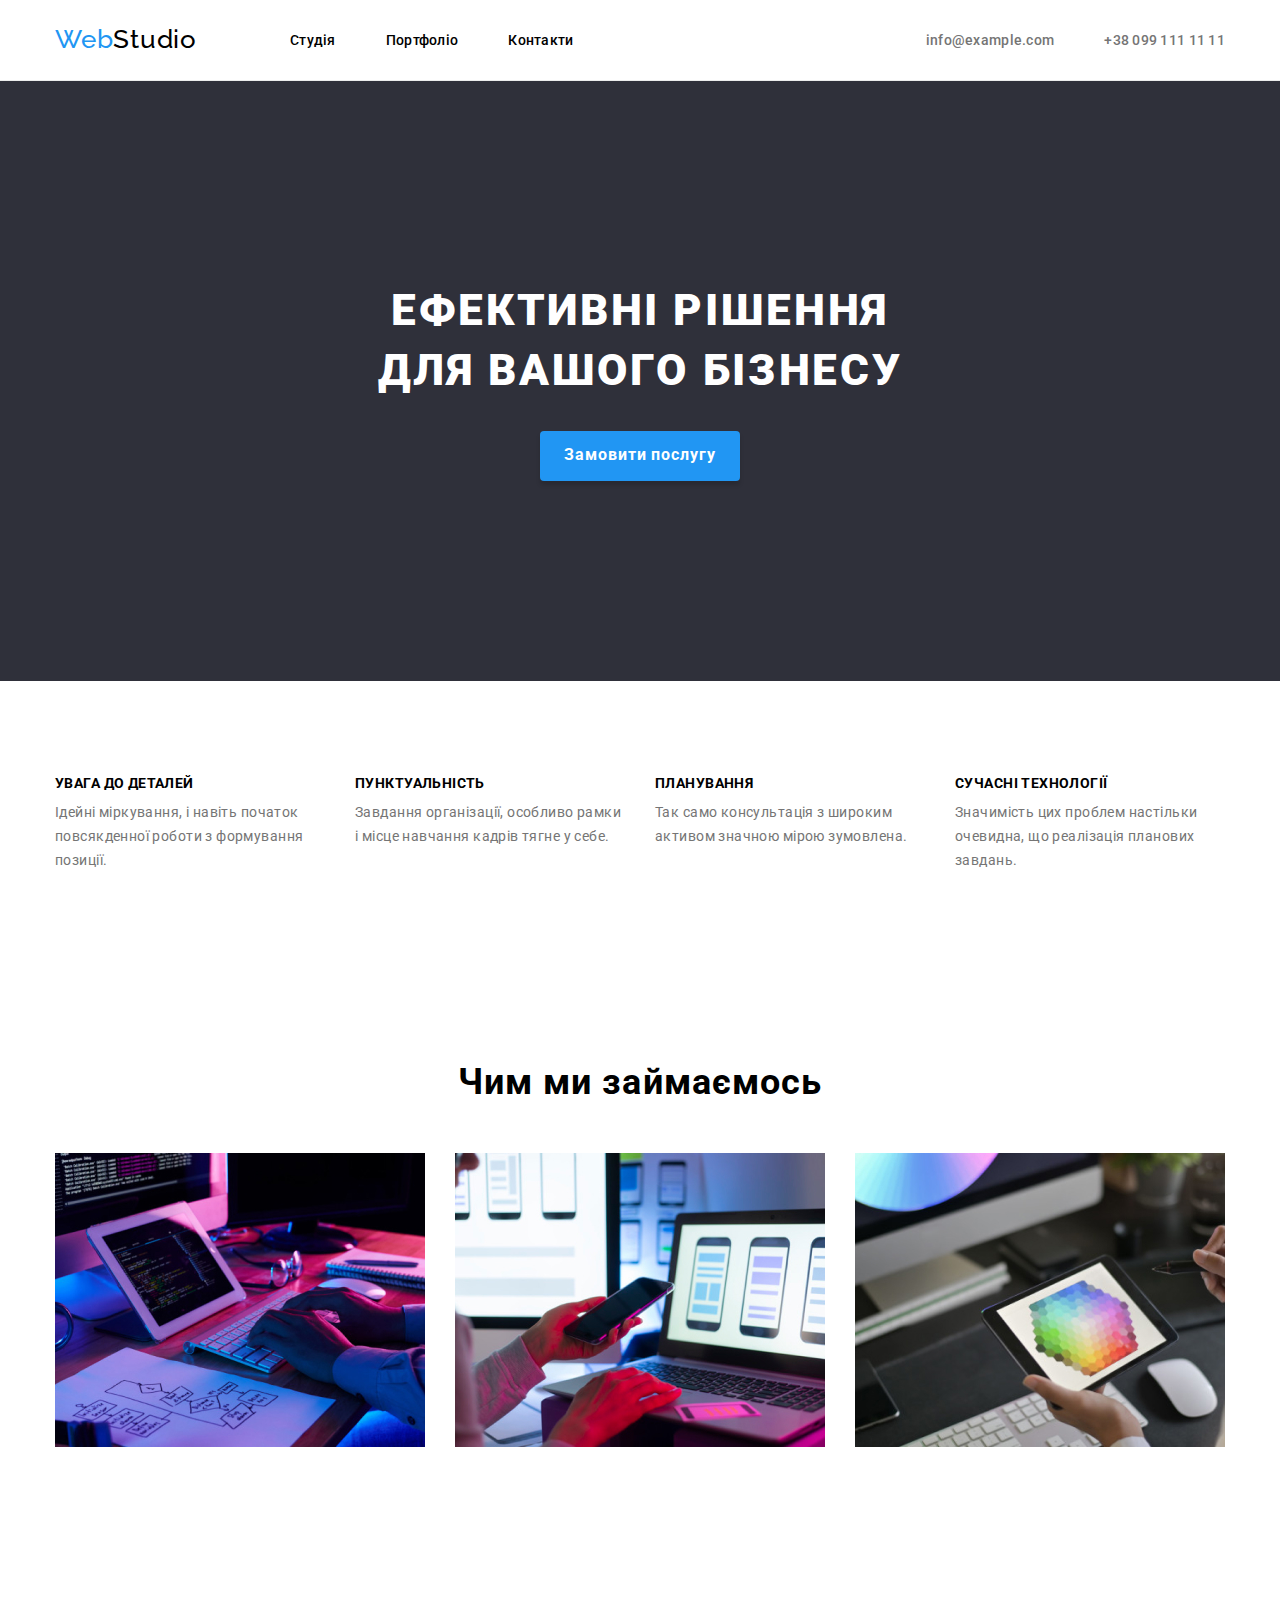
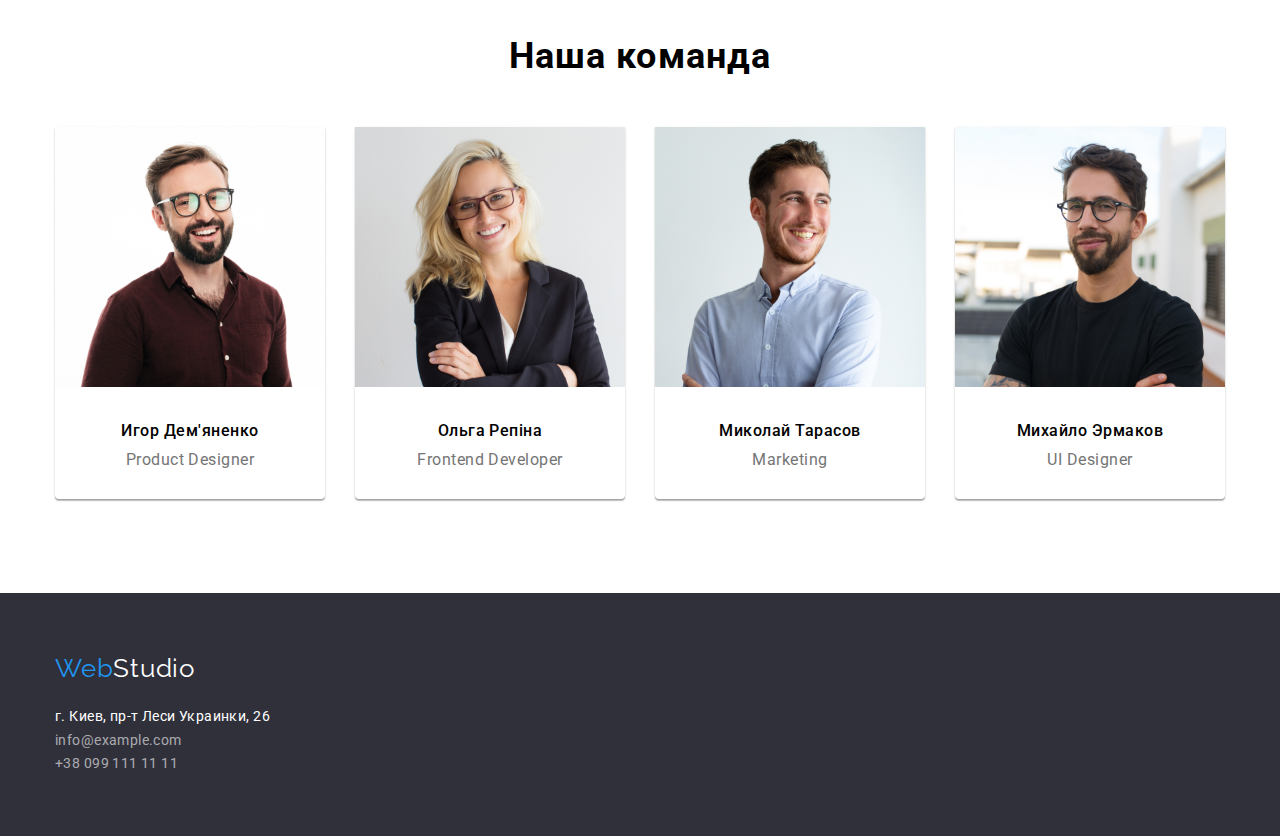
<file: index.html>
<!DOCTYPE html>
<html lang="uk">
<head>
    <meta charset="UTF-8">
    <meta http-equiv="X-UA-Compatible" content="IE=edge">
    <link rel="preconnect" href="https://fonts.googleapis.com">
    <link rel="preconnect" href="https://fonts.gstatic.com" crossorigin>
    <link href="https://fonts.googleapis.com/css2?family=Raleway:wght@700&family=Roboto:wght@400;500;700;900&display=swap"
        rel="stylesheet">
    <link rel="stylesheet" href="css/stules.css">
    <title>WebStudio</title>
</head>
<body>
    <header class="header">
        <div class="container">
        <div class="header__wrapper">
        <a href="index.html" class="header__logo logo"><span class="logo-color">Web</span>Studio</a>
            <nav class="header__menu menu">
        <ul class="mai-menu__list">
            <li class="mai-menu__item">
                <a href="index.html" class="mai-menu__link">Студія</a>
        </li>
            <li class="mai-menu__item">
                <a href="portfolio.html" class="mai-menu__link">Портфоліо</a>
        </li>
            <li class="mai-menu__item">
                <a href="#" class="mai-menu__link">Контакти</a>
        </li>
            </ul>
        </nav>
            <ul class="header__address header-address">
                <li class="header-address__item">
                    <a href="mailto: info@example.com" class="header-address__link">info@example.com</a>
            </li>
                <li class="header-address__item">
                    <a href="tel: +38 099 111 11 11" class="header-address__link">+38 099 111 11 11</a>
            </li>
        </ul>
        </div>
        </div>
    </header>
<main>
    <section class="header-hero section">
        <div class="container">
            <h1 class="header-hero__head">Ефективні рішення <br> для вашого бізнесу</h1>
            <button name="Order" type="button" class="button-hero">Замовити послугу</button>
        </div> 
    </section>

    <section class="section">
    <div class="container">
        <h2 class="features__head">Наші особливості</h2>
        <ul class="feature-list">
            <li class="features-item">
                <h3 class="features-name">Увага до деталей</h3>
                <p class="features-description">Ідейні міркування, і навіть початок повсякденної роботи з формування позиції.</p>
            </li>
            <li class="features-item">
                <h3 class="features-name">Пунктуальність</h3>
                <p class="features-description">Завдання організації, особливо рамки і місце навчання кадрів тягне у себе.</p>
            </li>
            <li class="features-item">
                <h3 class="features-name">Планування</h3>
                <p class="features-description">Так само консультація з широким активом значною мірою зумовлена.</p>
            </li>
            <li class="features-item">
                <h3 class="features-name">Сучасні технології</h3>
                <p class="features-description">Значимість цих проблем настільки очевидна, що реалізація планових завдань.</p>
            </li>
        </ul>
    </div>
    </section>

    <section class="services-work section">
        <div class="container">
        <h2 class="services-work__head section__head">Чим ми займаємось</h2>
        <ul class="services-work__list">
            <li class="services-work__item">
                <img src="images/coding.jpg" alt="Написання коду" width="370px" height="294px"/>
            </li>
            <li class="services-work__item">
                <img src="images/adaptation.jpg" alt="Дизайн сторінки для смартфона" width="370px" height="294px"/>
            </li>
            <li class="services-work__item">
                <img src="images/color_choice.jpg" alt="Кольрова заливка" width="370px" height="294px"/>
            </li>
        </ul>
    </div>
    </section>

    <section class="team section">
        <div class="container">
        <h2 class="team__head section__head">Наша команда</h2>
        <ul class="team__list">
            <li class="team__item item-team">
                <img src="images/igor_demianchenko.jpg" alt="Игор Дем'яненко" width="270px" height="260px"/>
                <div class="item-team__wrapper">
                <h3 class="item-team__name">Игор Дем'яненко</h3>
                <p class="item-team__job">Product Designer</p>
            </div>
            </li>
            <li class="team__item item-team">
                <img class="item-team__img" src="images/olga_repina.jpg" alt="Ольга Репіна" width="270px" height="260px"/>
                <div class="item-team__wrapper">
                <h3 class="item-team__name">Ольга Репіна</h3>
                <p class="item-team__job">Frontend Developer</p>
            </div>
            </li>
            <li class="team__item item-team">
                <img class="item-team__img" src="images/mikola_tarasov.jpg" alt="Миколай Тарасов" width="270px" height="260px"/>
                <div class="item-team__wrapper">
                <h3 class="item-team__name">Миколай Тарасов</h3>
                <p class="item-team__job">Marketing</p>
            </div>
            </li>
            <li class="team__item item-team">
                <img class="item-team__img" src="images/mihailo_ermakov.jpg" alt="Михайло Эрмаков" width="270px" height="260px"/>
                <div class="item-team__wrapper">
                <h3 class="item-team__name">Михайло Эрмаков</h3>
                <p class="item-team__job">UI Designer</p>
            </div>
            </li>
        </ul>
    </div>
    </section>
</main>
<footer class="footer">
    <div class="container">
    <a href="index.html" class="logo-footer logo"><span class="logo-color">Web</span>Studio</a>
    <address class="footer__contact">
        <ul>
            <li><a class="footer__address footer__link" href="https://goo.gl/maps/ZiouKVdpKGzK9rFn9" class="address-shop"> г. Киев, пр-т Леси Украинки, 26</a></li>
            <li><a class="footer__mail footer__link" href="mailto: info@example.com">info@example.com</a></li>
            <li><a class="footer__tel footer__link" href="tel: +38 099 111 11 11">+38 099 111 11 11</a></li>
        </ul>
    </address>
    </div>
</footer>
</body>
</html>
</file>
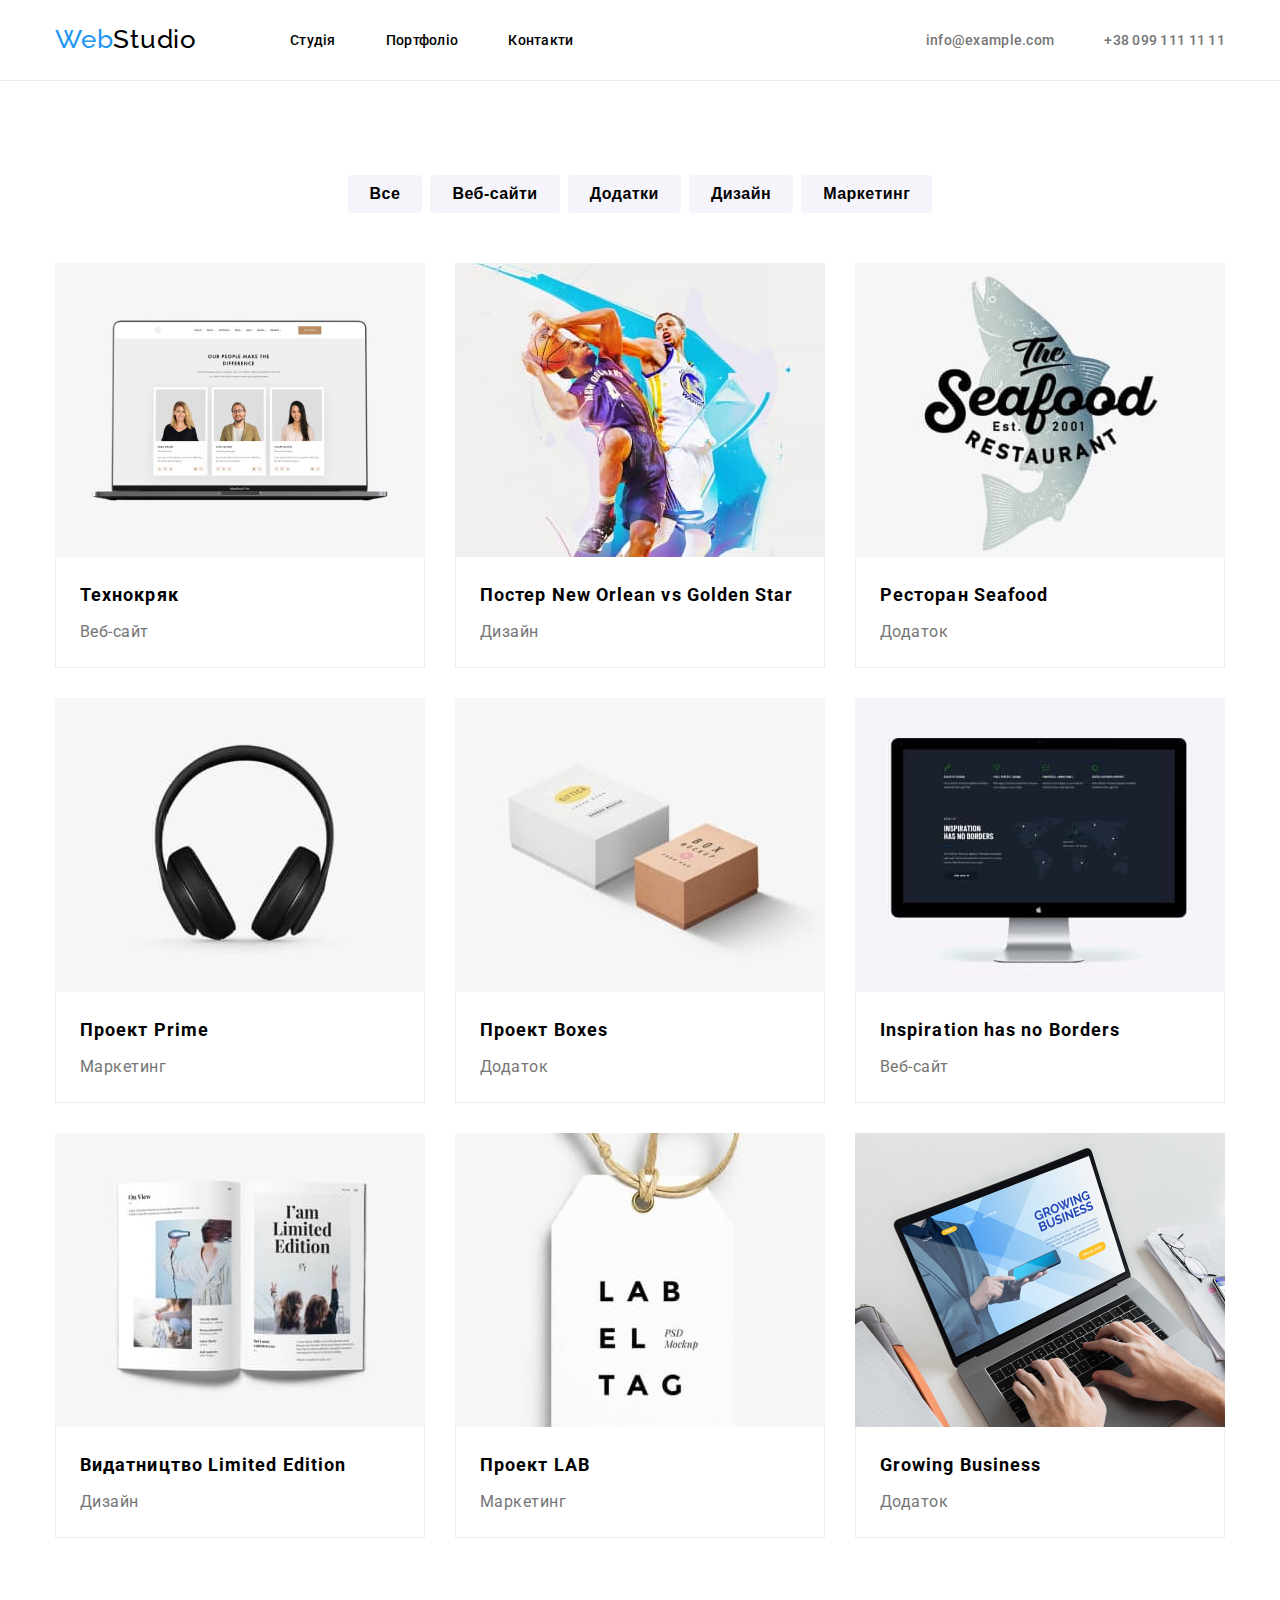
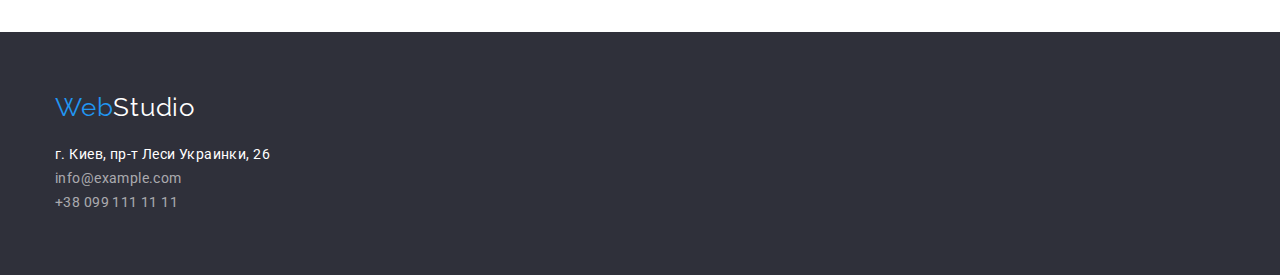
<file: portfolio.html>
<!DOCTYPE html>
<html lang="uk">

<head>
    <meta charset="UTF-8">
    <meta http-equiv="X-UA-Compatible" content="IE=edge">
    <meta name="viewport" content="width=device-width, initial-scale=1.0">
    <link rel="preconnect" href="https://fonts.googleapis.com">
    <link rel="preconnect" href="https://fonts.gstatic.com" crossorigin>
    <link
        href="https://fonts.googleapis.com/css2?family=Raleway:wght@700&family=Roboto:wght@400;500;700;900&display=swap"
        rel="stylesheet">
    <link rel="stylesheet" href="css/portfolio.css">
    <title>portfolio</title>
</head>

<body>
    <header class="header">
        <div class="container">
        <div class="header__wrapper">
        <a href="index.html" class="header__logo logo"><span class="logo-color">Web</span>Studio</a>
            <nav class="header__menu menu">
        <ul class="mai-menu__list">
            <li class="mai-menu__item">
                <a href="index.html" class="mai-menu__link">Студія</a>
        </li>
            <li class="mai-menu__item">
                <a href="portfolio.html" class="mai-menu__link">Портфоліо</a>
        </li>
            <li class="mai-menu__item">
                <a href="#" class="mai-menu__link">Контакти</a>
        </li>
            </ul>
        </nav>
            <ul class="header__address header-address">
                <li class="header-address__item">
                    <a href="mailto: info@example.com" class="header-address__link">info@example.com</a>
            </li>
                <li class="header-address__item">
                    <a href="tel: +38 099 111 11 11" class="header-address__link">+38 099 111 11 11</a>
            </li>
        </ul>
        </div>
        </div>
    </header>

<main>
    <section class="portfolio section">
        <div class="container">
            <ul class="portfolio__category portfolio-category">
                <li class="portfolio-category__item">
                    <button type="button" class="portfolio-category__btn">Все</button>
                </li>
                <li class="portfolio-category__item">
                    <button type="button" class="portfolio-category__btn">Веб-сайти</button>
                </li>
                <li class="portfolio-category__item">
                    <button type="button" class="portfolio-category__btn">Додатки</button>
                </li>
                <li class="portfolio-category__item">
                    <button type="button" class="portfolio-category__btn">Дизайн</button>
                </li>
                <li class="portfolio-category__item">
                    <button type="button" class="portfolio-category__btn">Маркетинг</button>
                </li>
            </ul>
            <ul class="portfolio__list">
                <li class="portfolio-item">
                    <a href="#" class="portfolio-item__card">
                        <img src="images/technologies.jpg" class="portfolio-item__img" alt="Послуга технокряк" width="370px" height="294px">
                        <div class="portfolio-item__info">
                            <h4 class="portfolio-item__name">Технокряк</h4>
                            <p class="portfolio-item__category">Веб-сайт</p>
                        </div>
                    </a>
                </li>
                <li class="portfolio-item">
                    <a href="#" class="portfolio-item__card">
                        <img src="images/marketing.jpg" class="portfolio-item__img" alt="Послуга Дизайн" width="370px" height="294px">
                        <div class="portfolio-item__info">
                            <h4 class="portfolio-item__name">Постер New Orlean vs Golden Star</h4>
                            <p class="portfolio-item__category">Дизайн</p>
                        </div>
                    </a>
                </li>
                <li class="portfolio-item">
                    <a href="#" class="portfolio-item__card">
                        <img src="images/restaurant.jpg" class="portfolio-item__img" alt="Ресторан Seafood" width="370px" height="294px">
                        <div class="portfolio-item__info">
                            <h4 class="portfolio-item__name">Ресторан Seafood</h4>
                            <p class="portfolio-item__category">Додаток</p>
                        </div>
                    </a>
                </li>
                <li class="portfolio-item">
                    <a href="#" class="portfolio-item__card">
                        <img src="images/project_prime.jpg" class="portfolio-item__img" alt="Послга маркетинг" width="370px" height="294px">
                        <div class="portfolio-item__info">
                            <h4 class="portfolio-item__name">Проект Prime</h4>
                            <p class="portfolio-item__category">Маркетинг</p>
                        </div>
                    </a>
                </li>
                <li class="portfolio-item">
                    <a href="#" class="portfolio-item__card">
                        <img src="images/projects_box.jpg" class="portfolio-item__img" alt="Проект Boxes" width="370px" height="294px">
                        <div class="portfolio-item__info">
                            <h4 class="portfolio-item__name">Проект Boxes</h4>
                            <p class="portfolio-item__category">Додаток</p>
                        </div>
                    </a>
                </li>
                <li class="portfolio-item">
                    <a href="#" class="portfolio-item__card">
                        <img src="images/Inspiration.jpg" class="portfolio-item__img" alt="Inspiration has no Borders" width="370px" height="294px">
                        <div class="portfolio-item__info">
                            <h4 class="portfolio-item__name">Inspiration has no Borders</h4>
                            <p class="portfolio-item__category">Веб-сайт</p>
                        </div>
                    </a>
                </li>
                <li class="portfolio-item">
                    <a href="#" class="portfolio-item__card">
                        <img src="images/products_limited_edition.jpg" class="portfolio-item__img" alt="Видання Limited Edition" width="370px" height="294px">
                        <div class="portfolio-item__info">
                            <h4 class="portfolio-item__name">Видатництво Limited Edition</h4>
                            <p class="portfolio-item__category">Дизайн</p>
                        </div>
                    </a>
                </li>
                <li class="portfolio-item">
                    <a href="#" class="portfolio-item__card">
                        <img src="images/project_LBA.jpg" class="portfolio-item__img" alt="Проект LAB" width="370px" height="294px">
                        <div class="portfolio-item__info">
                            <h4 class="portfolio-item__name">Проект LAB</h4>
                            <p class="portfolio-item__category">Маркетинг</p>
                        </div>
                    </a>
                </li>
                <li class="portfolio-item">
                    <a href="#" class="portfolio-item__card">
                        <img src="images/growing_business.jpg"class="portfolio-item__img" alt="Growing Business" width="370px" height="294px">
                        <div class="portfolio-item__info">
                            <h4 class="portfolio-item__name">Growing Business</h4>
                            <p class="portfolio-item__category">Додаток</p>
                        </div>
                    </a>
                </li>
            </ul>
        </div>
    </section>
</main>

<footer class="footer">
    <div class="container">
    <a href="index.html" class="logo-footer logo"><span class="logo-color">Web</span>Studio</a>
    <address class="footer__contact">
        <ul>
            <li><a class="footer__address footer__link" href="https://goo.gl/maps/ZiouKVdpKGzK9rFn9" class="address-shop"> г. Киев, пр-т Леси Украинки, 26</a></li>
            <li><a class="footer__mail footer__link" href="mailto: info@example.com">info@example.com</a></li>
            <li><a class="footer__tel footer__link" href="tel: +38 099 111 11 11">+38 099 111 11 11</a></li>
        </ul>
    </address>
    </div>
</footer>
</body>
</html>
</file>
<file: css/stules.css>
:root {
    --color-logo: #2196F3;
    --color-blue: #2196F3;
    --color-white: #FFFFFF;
    --color-link:#000000;
    --color-text-address: #757575;
    --bg-dark: #2F303A;

    --weight-regular: 400;
    --weight-medium: 500;
    --weight-bold: 700;
    --weight-black: 900;

}
body {
    font-family: 'Roboto', sans-serif;
    color: var(--color-link);
    padding: 0;
    margin: 0;
}
h1, h2, h3, h4, p,
ul, li
{
    margin: 0;
    padding: 0;
}
ul {
    list-style: none;
}
.container {
    box-sizing: border-box;
    max-width: 1200px;
    width: 100%;
    height: auto;
    margin: 0 auto;
    padding: 0 15px;
}
.section {
    padding-bottom: 94px;
    padding-top: 94px;
}
.section__head {
    font-weight: var(--weight-bold);
    font-size: 36px;
    line-height: 1.17;
    text-align: center;
    letter-spacing: 0.03em;
    margin-bottom: 50px;
}
.logo {
    color: inherit;
    text-decoration: none;
    font-family: 'Raleway', sans-serif;
    font-size: 26px;
    line-height: 1.2;
    font-weight: var(--weight-logo);
    letter-spacing: 0.03em;
}
.logo span {
    color: var(--color-logo);
}

.header {
    font-weight: var(--weight-medium);
    font-size: 14px;
    line-height: 1.15;
    letter-spacing: 0.02em;
    border-bottom: 1px solid #ECECEC;
}
.header__wrapper {
    display: flex;
    align-items: center;
    height: 80px;
}
.header__logo {
    margin-right: 93px;
}
.header__menu {
    /*margin-right: 332px;*/
}
.header__address {
    display: flex;
    align-items: center;
    margin-left: auto;
}
.header-address__item {
    margin-right: 50px;
}
.header-address__item:last-child {
    margin-right: 0;
}
.header-address__link {
    text-decoration: none;
    color: var(--color-text-address);
}
.header-address__link:hover,
.header-address__link:focus {
    transition: all 0.4s ease;
    color: var(--color-blue);
}
.mai-menu__list {
    display: flex;
    align-items: center;
}
.mai-menu__item {
    margin-right: 50px;
}
.mai-menu__item:last-child {
    margin-right: 0;
}
.mai-menu__link {
    text-decoration: none;
    color: inherit;
}
.mai-menu__link:hover,
.mai-menu__link:focus
{
    transition: all 0.4s ease;
    color: var(--color-blue);
}

.header-hero {
    background-color: var(--bg-dark);
    padding-bottom: 200px;
    padding-top: 200px;
}
.header-hero__head {
    font-weight: var(--weight-black);
    font-size: 44px;
    line-height: 1.36;
    text-align: center;
    letter-spacing: 0.06em;
    text-transform: uppercase;
    color: var(--color-white);
    padding-bottom: 30px;
}
.button-hero {
    cursor: pointer;
    background-color: var(--color-blue);
    color: var(--color-white);
    text-align: center;
    letter-spacing: 0.06em;
    font-family: inherit;
    font-weight: var(--weight-bold);
    font-size: 16px;
    line-height: 1.9;
    box-shadow: 0 4px 4px rgba(0, 0, 0, 0.15);
    border: none;
    border-radius: 4px;
    width: 200px;
    height: 50px;
    display: block;
    margin: 0 auto;
}
.button-hero:hover,
.button-hero:focus
{
    transition: all 0.4s ease;
    background-color: #198ae3;

}

.features__head {
    display: none;
}
.features-name {
    font-weight: var(--weight-bold);
    font-size: 14px;
    line-height: 1.15;
    letter-spacing: 0.03em;
    text-transform: uppercase;
}
.features-description {
    font-weight: 400;
    font-size: 14px;
    line-height: 1.71;
    letter-spacing: 0.03em;
    color: #757575;
}
.feature-list {
    display: flex;

}
.features-item {
    margin-right: 30px;
    width: 270px;
}
.features-item:last-child {
    margin-right: 0;
}
.features-name {
    margin-bottom: 10px;
}

.services-work__list {
    display: flex;
    align-items: center;
}
.services-work__item {
    margin-right: 30px;
    width: 370px;
    height: 294px;
}
.services-work__item:last-child {
    margin-right: 0;
}
.services-work__img {
    display: block;
    width: 100%;
    height: 100%;
}

.team__list {
    display: flex;
}
.team__item {
    font-size: 16px;
    line-height: 1.18;
    text-align: center;
    letter-spacing: 0.03em;
    box-shadow: 0 1px 3px rgba(0, 0, 0, 0.12), 0 1px 1px rgba(0, 0, 0, 0.14), 0 2px 1px rgba(0, 0, 0, 0.2);
    border-radius: 0 0 4px 4px;
    width: 270px;
    margin-right: 30px;
}
.team__item:last-child {
    margin-right: 0;
}
.item-team__wrapper {
    padding: 30px 15px;
}
.item-team__name {
    font-weight: var(--weight-medium);
    margin-bottom: 10px;
    font-size: inherit;
}
.item-team__job {
    color: #757575;
}

.footer {
    background-color: var(--bg-dark);
    padding: 60px 0;
}
.logo-footer {
    color: var(--color-white);
    display: block;
    margin-bottom: 20px;
}
.footer__contact {
    font-size: 14px;
    font-style: inherit;
    line-height: 1.71;
    letter-spacing: 0.03em;
    display: flex;
    flex-direction: column;
    gap: 9px;
}
.footer__address {
    color: var(--color-white);
}
.footer__mail, .footer__tel {
    color: rgba(255, 255, 255, 0.6);
}
.footer__link {
    text-decoration: none;
}
.footer__link:hover,
.footer__link:focus {
    transition: 0.4s;
    color: var(--color-blue);
}
</file>
<file: css/portfolio.css>
:root {
    --color-logo: #2196F3;
    --color-blue: #2196F3;
    --color-white: #FFFFFF;
    --color-link:#000000;
    --color-text-address: #757575;
    --bg-dark: #2F303A;

    --weight-regular: 400;
    --weight-medium: 500;
    --weight-bold: 700;
    --weight-black: 900;

}
body {
    font-family: 'Roboto', sans-serif;
    color: var(--color-link);
    padding: 0;
    margin: 0;
}
h1, h2, h3, h4, p,
ul, li
{
    margin: 0;
    padding: 0;
}
ul {
    list-style: none;
}
.container {
    box-sizing: border-box;
    max-width: 1200px;
    width: 100%;
    height: auto;
    margin: 0 auto;
    padding: 0 15px;
}
.section {
    padding-bottom: 94px;
    padding-top: 94px;
}
.section__head {
    font-weight: var(--weight-bold);
    font-size: 36px;
    line-height: 1.17;
    text-align: center;
    letter-spacing: 0.03em;
    margin-bottom: 50px;
}
.logo {
    color: inherit;
    text-decoration: none;
    font-family: 'Raleway', sans-serif;
    font-size: 26px;
    line-height: 1.2;
    font-weight: var(--weight-logo);
    letter-spacing: 0.03em;
}
.logo span {
    color: var(--color-logo);
}

.header {
    font-weight: var(--weight-medium);
    font-size: 14px;
    line-height: 1.15;
    letter-spacing: 0.02em;
    border-bottom: 1px solid #ECECEC;
}
.header__wrapper {
    display: flex;
    align-items: center;
    height: 80px;
}
.header__logo {
    margin-right: 93px;
}
.header__menu {
    /*margin-right: 332px;*/
}
.header__address {
    display: flex;
    align-items: center;
    margin-left: auto;
}
.header-address__item {
    margin-right: 50px;
}
.header-address__item:last-child {
    margin-right: 0;
}
.header-address__link {
    text-decoration: none;
    color: var(--color-text-address);
}
.header-address__link:hover,
.header-address__link:focus {
    transition: all 0.4s ease;
    color: var(--color-blue);
}
.mai-menu__list {
    display: flex;
    align-items: center;
}
.mai-menu__item {
    margin-right: 50px;
}
.mai-menu__item:last-child {
    margin-right: 0;
}
.mai-menu__link {
    text-decoration: none;
    color: inherit;
}
.mai-menu__link:hover,
.mai-menu__link:focus
{
    transition: all 0.4s ease;
    color: var(--color-blue);
}

.portfolio__category {
    display: flex;
    align-items: center;
    justify-content: center;
    gap: 8px;
    margin-bottom: 50px;
}
.portfolio-category__btn {
    cursor: pointer;
    background: #F5F4FA;
    border-radius: 4px;
    border: none;
    font-weight: var(--weight-bold);
    font-size: 16px;
    line-height: 1.62;
    text-align: center;
    letter-spacing: 0.03em;
    color: inherit;
    padding: 6px 22px;
} 
.portfolio-category__btn:hover,
.portfolio-category__btn:focus {
    transition: all .3s ease;
    background-color: var(--color-blue);
    color: var(--color-white);
    box-shadow: 0 3px 1px rgba(0, 0, 0, 0.1), 0 1px 2px rgba(0, 0, 0, 0.08), 0 2px 2px rgba(0, 0, 0, 0.12);
}
.portfolio__list {
    display: flex;
    flex-wrap: wrap;
    gap: 30px;
}
.portfolio-item {
    width: 370px;
}
.portfolio-item__card {
    text-decoration: none;
    color: inherit;
    display: flex;
    flex-direction: column;
}
.portfolio-item__img {
    width: 370px;
    height: 294px;
}
.portfolio-item__info {
    padding: 20px 24px;
    border: 1px solid #EEEEEE;
    border-top: none;
}
.portfolio-item__name {
    font-weight: var(--weight-bold);
    font-size: 18px;
    line-height: 2;
    letter-spacing: 0.06em;
    margin-bottom: 4px;
}
.portfolio-item__category {
    font-size: 16px;
    line-height: 1.88;
    letter-spacing: 0.03em;
    color: #757575;
}

.footer {
    background-color: var(--bg-dark);
    padding: 60px 0;
}
.logo-footer {
    color: var(--color-white);
    display: block;
    margin-bottom: 20px;
}
.footer__contact {
    font-size: 14px;
    font-style: inherit;
    line-height: 1.71;
    letter-spacing: 0.03em;
    display: flex;
    flex-direction: column;
    gap: 9px;
}
.footer__address {
    color: var(--color-white);
}
.footer__mail, .footer__tel {
    color: rgba(255, 255, 255, 0.6);
}
.footer__link {
    text-decoration: none;
}
.footer__link:hover,
.footer__link:focus {
    transition: 0.4s;
    color: var(--color-blue);
}
</file>
